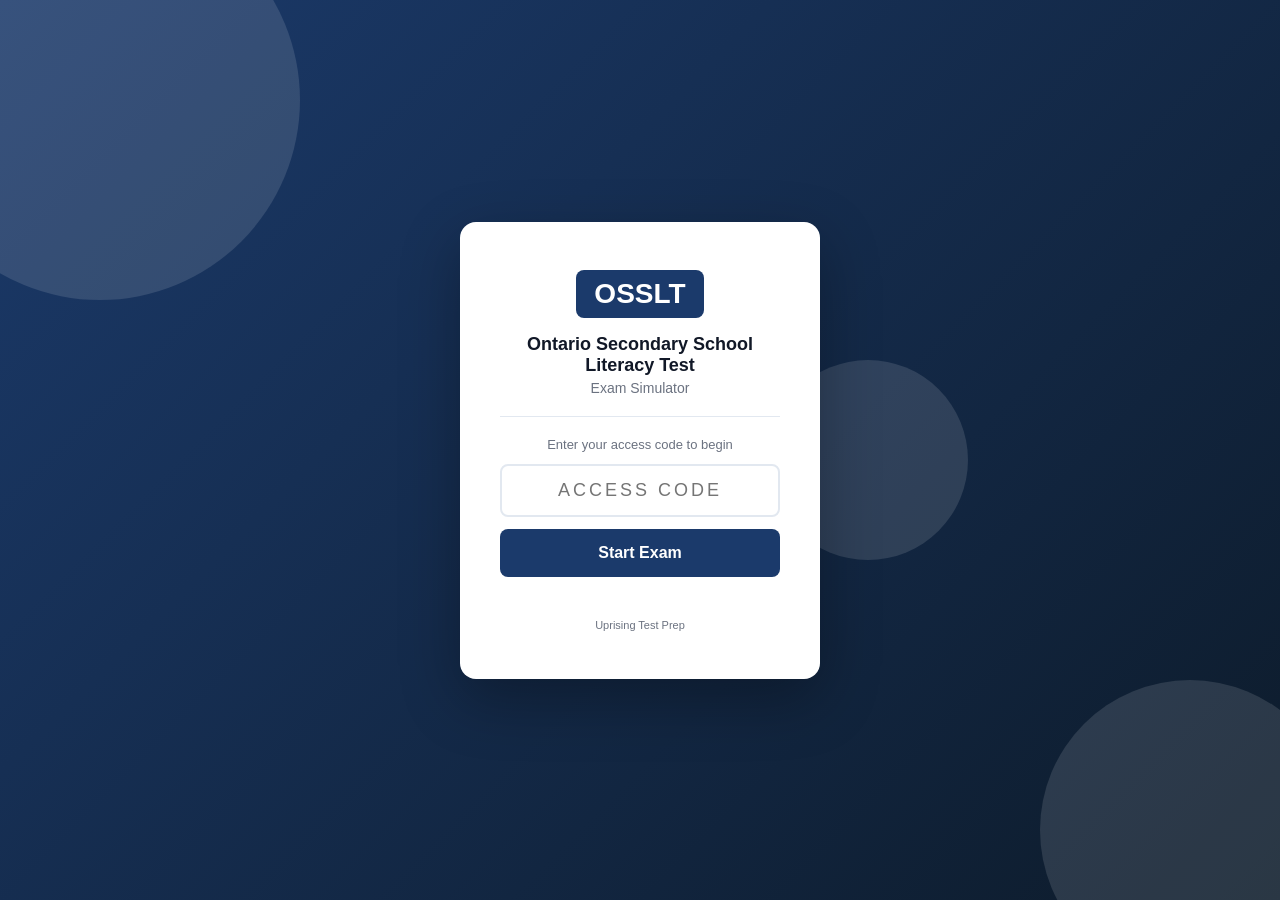
<file: index.html>
<!DOCTYPE html>
<html lang="en">
<head>
  <meta charset="UTF-8" />
  <meta name="viewport" content="width=device-width, initial-scale=1.0, viewport-fit=cover" />
  <meta name="apple-mobile-web-app-capable" content="yes" />
  <meta name="apple-mobile-web-app-status-bar-style" content="black-translucent" />
  <title>OSSLT Exam Simulator</title>
  <link rel="stylesheet" href="style.css" />
</head>
<body>

<div id="access-gate">
  <div class="gate-bg-shapes">
    <div class="shape shape-1"></div>
    <div class="shape shape-2"></div>
    <div class="shape shape-3"></div>
  </div>
  <div class="gate-card">
    <div class="gate-logo">
      <div class="logo-badge">OSSLT</div>
    </div>
    <h1 class="gate-title">Ontario Secondary School Literacy Test</h1>
    <p class="gate-subtitle">Exam Simulator</p>
    <div class="gate-divider"></div>
    <p class="gate-instruction">Enter your access code to begin</p>
    <input type="text" id="access-code-input" class="gate-input"
           placeholder="Access Code" autocomplete="off"
           maxlength="20" spellcheck="false" />
    <button id="access-btn" class="gate-btn">Start Exam</button>
    <p id="access-error" class="gate-error"></p>
    <p class="gate-hint">Uprising Test Prep</p>
  </div>
</div>

<div id="mode-select" style="display:none">
  <div class="mode-wrap">
    <div class="mode-header">
      <div class="logo-badge">OSSLT</div>
      <h1 class="mode-title">Choose a Practice Mode</h1>
    </div>
    <div class="mode-cards">
      <button class="mode-card" id="mode-practice-test">
        <div class="mode-card-title">Practice Test</div>
        <div class="mode-card-desc">A real 37-question timed sitting of Reading and Writing Selected-Response questions, matching the real OSSLT's length exactly, under a live countdown clock. Questions are drawn from a pool of 300, so retaking this mode gives you a fresh mix each time.</div>
      </button>
      <button class="mode-card" id="mode-essay">
        <div class="mode-card-title">Opinion Essay Practice</div>
        <div class="mode-card-desc">Write a real timed opinion essay on a random prompt, then compare your own writing against a strong model essay.</div>
      </button>
    </div>
    <p class="mode-disclaimer">Each Practice Test sitting is 37 questions, matching the real OSSLT exactly, drawn at random from this book's full pool of 300 simulator questions (1,000 questions total are in the printed book). Retake the Practice Test as many times as you like for new question mixes. Opinion Essay Practice lets you compare your own writing against a model essay. It cannot score your writing, only the real OSSLT test does that.</p>
  </div>
</div>

<div id="essay-menu" style="display:none">
  <div class="mode-wrap">
    <div class="mode-header mode-header-has-back">
      <button class="back-link" id="essay-menu-back">&#8592; Back</button>
      <h1 class="mode-title">Opinion Essay Practice</h1>
    </div>
    <p class="mode-picker-desc">Session B of the real OSSLT devotes a large share of the test to one timed opinion essay. This practice essay gives you about 30 minutes, roughly matching that real pacing, though EQAO does not publish an official sub-time for the essay alone.</p>
    <div id="essay-prompt-preview" class="station-list"></div>
  </div>
</div>

<div id="essay-play" style="display:none">
  <header class="top-bar">
    <div class="bar-left">
      <button class="back-link back-link-bar" id="essay-back">&#8592; Back</button>
      <span class="bar-title">Opinion Essay Practice</span>
    </div>
    <div class="bar-right">
      <span class="bar-timer" id="essay-timer-display">--:--</span>
    </div>
  </header>
  <main class="station-main writing-main">
    <p class="station-instructions" id="essay-instructions"></p>
    <div class="writing-prompt-box" id="essay-prompt-box"></div>
    <textarea id="essay-textarea" class="writing-textarea"
              placeholder="Start typing your opinion essay here once you tap Start Timer."></textarea>
    <div class="writing-counter-row">
      <span id="essay-word-count" class="writing-word-count">0 words</span>
      <span id="essay-word-target" class="writing-word-target">A typical strong OSSLT opinion essay runs roughly 200-400 words</span>
    </div>
    <div class="station-controls">
      <button class="nav-btn nav-btn-next station-submit-btn" id="essay-start-btn">Start Timer</button>
      <button class="nav-btn" id="essay-finish-btn" style="display:none">Finish and Compare</button>
    </div>
    <p id="essay-timesup-note" class="gate-error" style="display:none; margin-top:10px; text-align:left">Time's up. You can keep writing, or tap "Finish and Compare" whenever you are ready.</p>
    <div id="essay-compare-wrap" style="display:none">
      <div class="explanation-box" style="margin-top:20px">
        <div class="explanation-label">Your Response (<span id="essay-final-word-count">0</span> words)</div>
        <p id="essay-your-response" class="explanation-text writing-preserve"></p>
      </div>
      <div class="explanation-box" style="margin-top:12px; border-left-color:#0A7E8C; background:#E6F7F8">
        <div class="explanation-label" style="color:#0A7E8C">Model Essay</div>
        <p id="essay-model-answer" class="explanation-text writing-preserve"></p>
      </div>
      <div class="explanation-box" style="margin-top:12px; border-left-color:#C05A10; background:#FEF3EC">
        <div class="explanation-label" style="color:#C05A10">What the Real OSSLT Rubrics Reward</div>
        <p class="explanation-text">The real OSSLT opinion essay is scored on two rubrics: Topic Development (worth 60 percent of the essay's marks), which looks at whether you state a clear opinion, support it with reasons and details, and organize your paragraphs logically; and Conventions (worth 40 percent), which looks at your spelling, grammar, punctuation, and sentence structure. Compare your essay against the model above with both of those in mind, not just whether you agree with its opinion.</p>
      </div>
      <button class="nav-btn nav-btn-next station-submit-btn" id="essay-next-btn" style="margin-top:14px">Try Another Prompt</button>
    </div>
  </main>
</div>

<div id="app" style="display:none">
  <header class="top-bar">
    <div class="bar-left">
      <span class="bar-logo">OSSLT</span>
      <span class="bar-title">Exam Simulator</span>
    </div>
    <div class="bar-right">
      <span class="bar-timer" id="timer-display">--:--</span>
      <button class="bar-btn" id="flag-btn">Flag</button>
      <button class="bar-btn bar-btn-primary" id="submit-btn">
        <span class="btn-full">Submit Exam</span>
        <span class="btn-short">Submit</span>
      </button>
    </div>
  </header>

  <div class="progress-strip">
    <div class="progress-bar" id="progress-bar"></div>
  </div>

  <main class="exam-main">
    <div class="question-panel">
      <div class="q-meta">
        <span id="q-counter"></span>
        <span class="q-pool-chip" title="This sitting is 37 questions, matching the real OSSLT, drawn at random from a pool of 300. Restart for a fresh mix.">300 Questions Available</span>
        <span id="q-domain" class="q-domain-tag"></span>
        <span id="q-flag-indicator" class="flag-chip" style="display:none">Flagged</span>
      </div>
      <!-- Shared text for a linked cluster (a clinical case, a reading
           passage). It sits ABOVE the stem, which is the one thing that
           legitimately precedes it, and repeats on every question in the
           cluster so nobody has to page backwards. -->
      <div id="q-cluster-wrap" class="cluster-wrap" style="display:none"></div>
      <p id="question-text" class="q-text"></p>
      <!-- The picture sits BELOW the question text so the simulator matches
           the printed book exactly: stem, then picture, then options. They
           used to disagree (book put the picture under the stem, simulator put
           it above), so no single wording could be true in both places, and
           184 of MLPAO's 185 image questions said "shown above" while the
           book printed the picture below the sentence. Write stems with
           neutral wording ("the strip shown", "the diagram shows") and this
           whole class of bug cannot come back. -->
      <div id="q-image-wrap" style="display:none; margin-bottom:14px;"></div>
      <div id="options-list" class="options-list"></div>
      <div id="explanation-box" class="explanation-box" style="display:none">
        <div class="explanation-label">Explanation</div>
        <p id="explanation-text" class="explanation-text"></p>
      </div>
    </div>
    <div class="nav-bar">
      <button class="nav-btn" id="prev-btn">&#8592; Prev</button>
      <button class="nav-btn nav-btn-map" id="map-btn">Question Map</button>
      <button class="nav-btn nav-btn-next" id="next-btn">Next &#8594;</button>
    </div>
  </main>
</div>

<!-- Question Map Modal -->
<div id="map-modal" style="display:none">
  <div class="map-backdrop" id="map-backdrop"></div>
  <div class="map-panel">
    <div class="map-header">
      <span class="map-title">Question Map</span>
      <button id="map-close" class="map-close-btn">&#x2715; Close</button>
    </div>
    <div class="map-legend">
      <span class="leg-item"><span class="leg-swatch leg-answered"></span>Answered</span>
      <span class="leg-item"><span class="leg-swatch leg-flagged"></span>Flagged</span>
      <span class="leg-item"><span class="leg-swatch leg-unanswered"></span>Unanswered</span>
    </div>
    <div id="q-grid" class="q-grid"></div>
  </div>
</div>

<div id="results-screen" style="display:none">
  <div class="results-card">
    <div class="res-header">
      <div class="res-badge">OSSLT</div>
      <h2 id="res-status" class="res-status"></h2>
      <p id="res-score" class="res-score"></p>
    </div>
    <div id="res-domains" class="res-domains"></div>
    <p class="mode-pool-note">This sitting drew 37 questions from a pool of 300 simulator questions. Restart for a fresh mix, or see the printed book for all 1,000 practice questions.</p>
    <button id="res-review-btn" class="res-btn">Review Answers</button>
    <button id="res-restart-btn" class="res-btn res-btn-secondary">Restart</button>
  </div>
</div>

<script src="questions.js"></script>
<script src="essays.js"></script>
<script src="app.js"></script>
<script src="essay.js"></script>
</body>
</html>
</file>
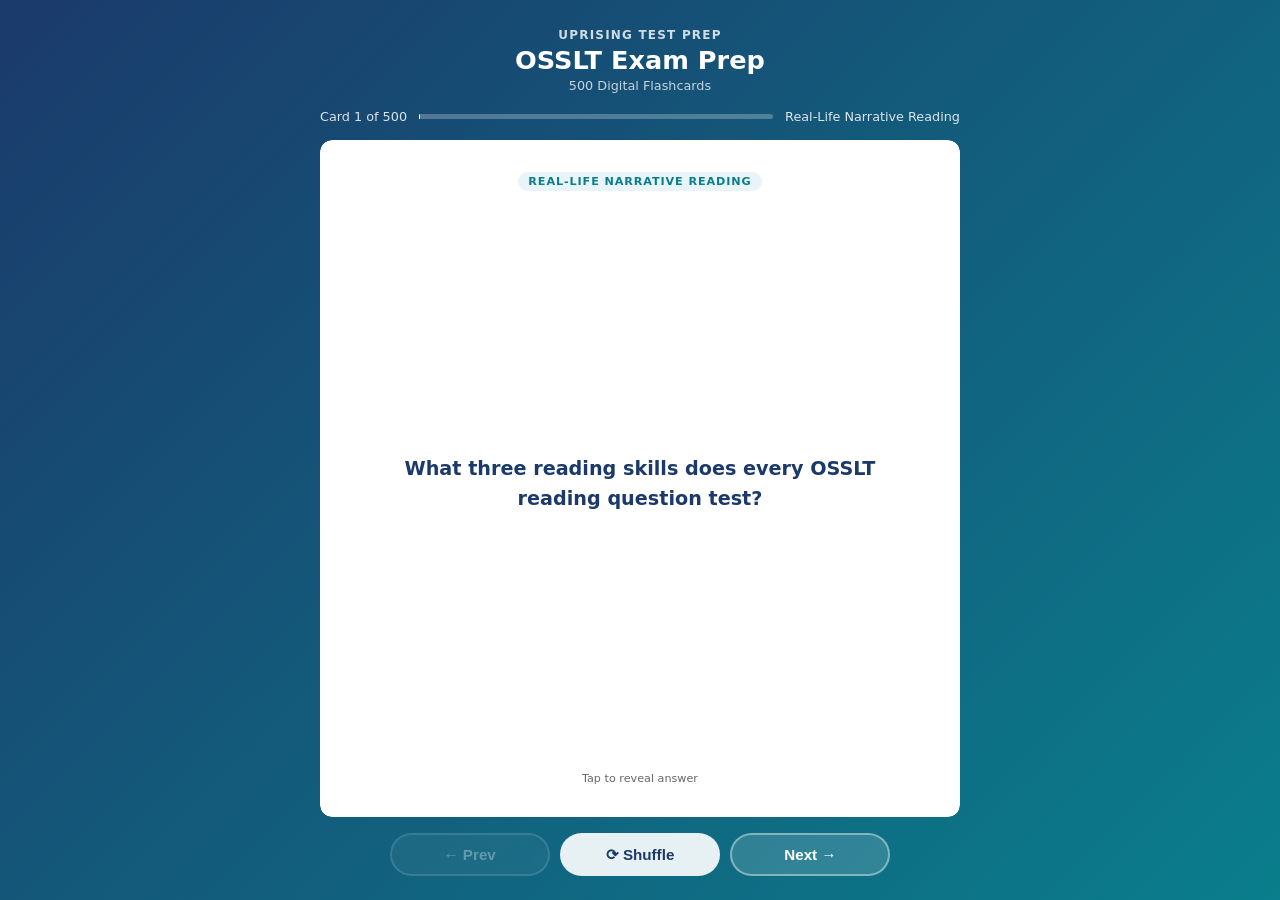
<file: flashcards/index.html>
<!DOCTYPE html>
<html lang="en">
<head>
  <meta charset="UTF-8">
  <meta name="viewport" content="width=device-width, initial-scale=1.0">
  <title>OSSLT Exam Prep: Flashcards</title>
  <style>
    :root {
      --blue:   #1B3A6B;
      --teal:   #0A7E8C;
      --ltblue: #E8F4F8;
      --white:  #FFFFFF;
      --text:   #1A1A1A;
      --muted:  #666;
      --radius: 12px;
    }
    * { box-sizing: border-box; margin: 0; padding: 0; }
    html, body { height: 100%; }
    body {
      font-family: 'Segoe UI', system-ui, sans-serif;
      background: linear-gradient(135deg, var(--blue) 0%, var(--teal) 100%);
      /* Pinned, not min-height: the page must never grow, or the controls
         get pushed below the fold on iOS where 100dvh and height:100%
         disagree. The height:100% rule above is the pre-dvh fallback. */
      height: 100dvh;
      max-height: 100dvh;
      overflow: hidden;
      display: flex;
      flex-direction: column;
      align-items: center;
      padding: 1.25rem 1rem 1rem;
      gap: 0.75rem;
      overflow-x: hidden;
    }
    header { text-align: center; color: #fff; flex-shrink: 0; }
    header .brand { font-size: 0.75rem; font-weight: 700; letter-spacing: 0.1em; opacity: 0.8; text-transform: uppercase; }
    header h1 { font-size: 1.3rem; font-weight: 800; margin-top: 0.2rem; }
    header .subtitle { font-size: 0.8rem; opacity: 0.75; margin-top: 0.15rem; }
    #progress-info {
      display: flex; align-items: center; gap: 0.75rem;
      color: rgba(255,255,255,0.85); font-size: 0.8rem;
      flex-shrink: 0; width: 100%; max-width: 640px;
    }
    #progress-bar-track {
      flex: 1; background: rgba(255,255,255,0.25);
      border-radius: 4px; height: 5px;
    }
    #progress-bar-fill { height: 100%; background: #fff; border-radius: 4px; transition: width 0.3s; }
    .card-scene {
      width: 100%; max-width: 640px;
      perspective: 1200px;
      cursor: pointer;
      flex: 1; min-height: 0;
      display: flex; flex-direction: column;
    
      /* WebKit does not clip overflow inside a preserve-3d context, so the
         answer pane's own clip is dropped and a long answer paints over the
         Prev/Next row. This element only sets the perspective and is NOT
         itself in the 3D context, so its clip is honoured in every engine. */
      overflow: hidden;
      border-radius: var(--radius);
    }
    .card-inner {
      position: relative; width: 100%;
      flex: 1; min-height: 0;
      transition: transform 0.55s cubic-bezier(.4,0,.2,1);
      transform-style: preserve-3d;
    }
    .card-scene.flipped .card-inner { transform: rotateY(180deg); }
    .card-face {
      position: absolute; inset: 0;
      backface-visibility: hidden; -webkit-backface-visibility: hidden;
      border-radius: var(--radius);
      display: flex; flex-direction: column;
      padding: 1.5rem 1.75rem;
      box-shadow: 0 12px 40px rgba(0,0,0,0.2);
      overflow: hidden;
    
      /* Painting through a mask forces WebKit to allocate a real clipping
         layer for a 3D-transformed element, which is what makes the
         overflow:hidden and the rounded corners above actually apply. */
      -webkit-mask-image: -webkit-radial-gradient(#fff, #000);
              mask-image: radial-gradient(#fff, #000);
    }
    .card-front { background: var(--white); align-items: center; justify-content: center; }
    .card-back  { background: var(--ltblue); transform: rotateY(180deg); }
    .card-badge {
      font-size: 0.7rem; font-weight: 700; text-transform: uppercase;
      letter-spacing: 0.08em;
      background: var(--ltblue); color: var(--teal);
      padding: 0.2rem 0.65rem; border-radius: 20px;
      margin-bottom: 0.85rem; flex-shrink: 0;
    }
    .card-back .card-badge { background: rgba(10,126,140,0.12); }
    .card-front .q-text {
      font-size: 1.1rem; font-weight: 600; color: var(--blue); line-height: 1.55;
      text-align: center; overflow-y: auto; flex: 1;
      display: flex; align-items: center; justify-content: center;
      scrollbar-width: thin; scrollbar-color: rgba(27,58,107,0.3) transparent;
    }
    .card-back .a-label { font-size: 0.7rem; font-weight: 700; color: var(--teal); text-transform: uppercase; letter-spacing: 0.08em; margin-bottom: 0.4rem; flex-shrink: 0; }
    .card-back .a-text  {
      font-size: 0.975rem; color: var(--text); line-height: 1.65;
      overflow-y: auto; flex: 1; min-height: 0; padding-right: 4px;
      scrollbar-width: thin; scrollbar-color: rgba(10,126,140,0.4) transparent;
    
      -webkit-overflow-scrolling: touch;
      overscroll-behavior: contain;
    }
    .card-back .a-text::-webkit-scrollbar { width: 4px; }
    .card-back .a-text::-webkit-scrollbar-track { background: transparent; }
    .card-back .a-text::-webkit-scrollbar-thumb { background: rgba(10,126,140,0.4); border-radius: 4px; }
    .tap-hint { flex-shrink: 0; margin-top: 0.6rem; font-size: 0.7rem; color: var(--muted); text-align: center; }
    .card-back .tap-hint { color: var(--teal); opacity: 0.7; }
    .controls {
      display: flex; gap: 0.65rem; flex-wrap: nowrap;
      justify-content: center; flex-shrink: 0;
      width: 100%; max-width: 640px;
      padding-bottom: env(safe-area-inset-bottom, 0px);
    }
    .btn {
      padding: 0.6rem 1.2rem; border-radius: 50px;
      border: 2px solid rgba(255,255,255,0.4);
      background: rgba(255,255,255,0.15); color: #fff;
      font-weight: 700; font-size: 0.875rem; cursor: pointer;
      transition: all 0.2s; backdrop-filter: blur(4px);
      white-space: nowrap; flex: 1; max-width: 160px;
    }
    .btn:hover { background: rgba(255,255,255,0.3); border-color: rgba(255,255,255,0.7); }
    .btn:active { transform: scale(0.96); }
    .btn:disabled { opacity: 0.35; cursor: not-allowed; }
    .btn.btn-primary { background: rgba(255,255,255,0.9); color: var(--blue); border-color: transparent; }
    .btn.btn-primary:hover { background: #fff; }
    #loading { color: rgba(255,255,255,0.8); font-size: 1rem; text-align: center; padding: 3rem; flex: 1; }
    @media (min-width: 768px) {
      body { padding: 1.75rem 1.5rem 1.5rem; gap: 1rem; }
      header h1 { font-size: 1.6rem; }
      .card-face { padding: 2rem 2.5rem; }
      .card-front .q-text { font-size: 1.2rem; }
      .card-back .a-text { font-size: 1.05rem; }
      .btn { font-size: 0.95rem; padding: 0.65rem 1.4rem; }
    }
    @media (max-width: 380px) {
      body { padding: 0.75rem; gap: 0.5rem; }
      header .brand { font-size: 0.65rem; }
      header h1 { font-size: 1.1rem; }
      header .subtitle { display: none; }
      .card-face { padding: 1rem 1.1rem; }
      .card-front .q-text { font-size: 0.975rem; }
      .card-back .a-text { font-size: 0.875rem; }
      .btn { font-size: 0.8rem; padding: 0.5rem 0.75rem; }
    }
  </style>
</head>
<body>
<header>
  <div class="brand">Uprising Test Prep</div>
  <h1>OSSLT Exam Prep</h1>
  <div class="subtitle">500 Digital Flashcards</div>
</header>
<div id="progress-info">
  <span id="card-counter">Card 1 of 500</span>
  <div id="progress-bar-track"><div id="progress-bar-fill" style="width:0%"></div></div>
  <span id="domain-label"></span>
</div>
<div id="loading">Loading flashcards...</div>
<div class="card-scene" id="card-scene" style="display:none" onclick="flipCard()">
  <div class="card-inner" id="card-inner">
    <div class="card-face card-front">
      <div class="card-badge" id="front-badge"></div>
      <div class="q-text" id="q-text"></div>
      <div class="tap-hint">Tap to reveal answer</div>
    </div>
    <div class="card-face card-back">
      <div class="card-badge" id="back-badge">Answer</div>
      <div class="a-label">Answer</div>
      <div class="a-text" id="a-text"></div>
      <div class="tap-hint">Tap to flip back</div>
    </div>
  </div>
</div>
<div class="controls" id="controls" style="display:none">
  <button class="btn" id="prev-btn" onclick="event.stopPropagation();move(-1)" disabled>&#8592; Prev</button>
  <button class="btn btn-primary" onclick="event.stopPropagation();shuffleCards()">&#10227; Shuffle</button>
  <button class="btn" id="next-btn" onclick="event.stopPropagation();move(1)">Next &#8594;</button>
</div>
<script>
const DOMAIN_LABELS = {
  real_life_narrative_reading: "Real-Life Narrative Reading",
  information_paragraph_reading: "Information Paragraph Reading",
  news_report_reading: "News Report Reading",
  dialogue_reading: "Dialogue Reading",
  writing_selected_response: "Writing Selected-Response",
  opinion_essay_writing: "Opinion Essay Writing",
};
let cards   = [];
let current = 0;
async function init() {
  try {
    const res = await fetch('flashcards.json');
    if (!res.ok) throw new Error('Network error');
    cards = await res.json();
    document.getElementById('loading').style.display    = 'none';
    document.getElementById('card-scene').style.display = 'flex';
    document.getElementById('controls').style.display   = 'flex';
    show();
  } catch (e) {
    document.getElementById('loading').textContent = 'Error loading flashcards. Please try refreshing.';
  }
}
function domainLabel(key) {
  return DOMAIN_LABELS[key] || key.replace(/_/g, ' ').replace(/\b\w/g, c => c.toUpperCase());
}
function show() {
  const c = cards[current];
  document.getElementById('card-scene').classList.remove('flipped');
  document.getElementById('a-text').scrollTop = 0;
  const label = domainLabel(c.domain || c.chapter || '');
  document.getElementById('q-text').textContent       = c.front;
  document.getElementById('a-text').textContent       = c.back;
  document.getElementById('front-badge').textContent  = label;
  document.getElementById('back-badge').textContent   = label;
  document.getElementById('card-counter').textContent = `Card ${current+1} of ${cards.length}`;
  document.getElementById('domain-label').textContent = label;
  document.getElementById('progress-bar-fill').style.width = `${((current+1)/cards.length*100).toFixed(1)}%`;
  document.getElementById('prev-btn').disabled = current === 0;
  document.getElementById('next-btn').disabled = current === cards.length - 1;
}
function flipCard() { document.getElementById('card-scene').classList.toggle('flipped'); }
function move(dir) {
  const next = current + dir;
  if (next < 0 || next >= cards.length) return;
  current = next; show();
}
function shuffleCards() {
  for (let i = cards.length - 1; i > 0; i--) {
    const j = Math.floor(Math.random() * (i+1));
    [cards[i], cards[j]] = [cards[j], cards[i]];
  }
  current = 0; show();
}
document.addEventListener('keydown', e => {
  if (e.key === 'ArrowRight' || e.key === 'ArrowDown') move(1);
  else if (e.key === 'ArrowLeft' || e.key === 'ArrowUp') move(-1);
  else if (e.key === ' ' || e.key === 'Enter') { e.preventDefault(); flipCard(); }
});
init();
</script>
</body>
</html>
</file>
<file: style.css>
/* OSSLT Exam Simulator, Styles */
:root {
  --primary:   #1B3A6B;
  --pass:      #059669;
  --fail:      #DC2626;
  --bg:        #F3F4F8;
  --card:      #FFFFFF;
  --border:    #E2E8F0;
  --text:      #111827;
  --muted:     #6B7280;
  --radius:    10px;
}
*, *::before, *::after { box-sizing: border-box; margin: 0; padding: 0; }
body {
  font-family: -apple-system, BlinkMacSystemFont, "Segoe UI", sans-serif;
  background: var(--bg);
  color: var(--text);
  height: 100vh;
  height: 100dvh;
  overflow: hidden;
  -webkit-text-size-adjust: 100%;
}

/* ── Access Gate ─────────────────────────────────────────────────────────── */
#access-gate {
  display: flex;
  align-items: center;
  justify-content: center;
  height: 100vh;
  height: 100dvh;
  background: linear-gradient(135deg, var(--primary) 0%, #0d1b2a 100%);
  position: relative;
  overflow: hidden;
  padding: 20px;
  padding-top: max(20px, env(safe-area-inset-top));
  padding-bottom: max(20px, env(safe-area-inset-bottom));
}
.gate-bg-shapes { position: absolute; inset: 0; pointer-events: none; }
.shape { position: absolute; border-radius: 50%; opacity: .12; background: #fff; }
.shape-1 { width: 400px; height: 400px; top: -100px; left: -100px; }
.shape-2 { width: 300px; height: 300px; bottom: -80px; right: -60px; }
.shape-3 { width: 200px; height: 200px; top: 40%; left: 60%; }
.gate-card {
  background: #fff;
  border-radius: 16px;
  padding: 48px 40px;
  text-align: center;
  width: 100%;
  max-width: 360px;
  position: relative;
  z-index: 1;
  box-shadow: 0 20px 60px rgba(0,0,0,.3);
}
.logo-badge {
  display: inline-block;
  background: var(--primary);
  color: #fff;
  font-weight: 800;
  font-size: 28px;
  padding: 8px 18px;
  border-radius: 8px;
}
.gate-title { font-size: 18px; font-weight: 700; margin-top: 16px; color: var(--text); }
.gate-subtitle { color: var(--muted); font-size: 14px; margin-top: 4px; }
.gate-divider { height: 1px; background: var(--border); margin: 20px 0; }
.gate-instruction { font-size: 13px; color: var(--muted); margin-bottom: 12px; }
.gate-input {
  width: 100%;
  padding: 14px 16px;
  border: 2px solid var(--border);
  border-radius: 8px;
  font-size: 18px;
  text-align: center;
  text-transform: uppercase;
  letter-spacing: 3px;
  outline: none;
}
.gate-input:focus { border-color: var(--primary); }
.gate-btn {
  width: 100%;
  margin-top: 12px;
  padding: 15px;
  background: var(--primary);
  color: #fff;
  border: none;
  border-radius: 8px;
  font-size: 16px;
  font-weight: 600;
  cursor: pointer;
  -webkit-tap-highlight-color: transparent;
}
.gate-btn:hover { opacity: .9; }
.gate-error { color: var(--fail); font-size: 13px; margin-top: 8px; min-height: 18px; }
.gate-hint { color: var(--muted); font-size: 11px; margin-top: 16px; }

/* ── App shell ───────────────────────────────────────────────────────────── */
#app {
  display: flex;
  flex-direction: column;
  height: 100vh;
  height: 100dvh;
  padding-top: env(safe-area-inset-top);
}
.top-bar {
  display: flex;
  justify-content: space-between;
  align-items: center;
  background: var(--primary);
  color: #fff;
  padding: 0 20px;
  padding-left: max(20px, env(safe-area-inset-left));
  padding-right: max(20px, env(safe-area-inset-right));
  height: 52px;
  flex-shrink: 0;
  gap: 8px;
}
.bar-left { display: flex; align-items: center; gap: 8px; min-width: 0; }
.bar-logo { font-weight: 800; font-size: 18px; flex-shrink: 0; }
.bar-title { font-size: 14px; opacity: .8; white-space: nowrap; overflow: hidden; text-overflow: ellipsis; }
.bar-right { display: flex; align-items: center; gap: 8px; flex-shrink: 0; }
.bar-timer {
  font-variant-numeric: tabular-nums;
  font-size: 16px;
  font-weight: 600;
  min-width: 68px;
  text-align: right;
}
.bar-btn {
  padding: 7px 13px;
  background: rgba(255,255,255,.15);
  border: 1px solid rgba(255,255,255,.3);
  color: #fff;
  border-radius: 6px;
  cursor: pointer;
  font-size: 13px;
  white-space: nowrap;
  -webkit-tap-highlight-color: transparent;
  touch-action: manipulation;
}
.bar-btn:hover { background: rgba(255,255,255,.25); }
.bar-btn-primary {
  background: #fff;
  color: var(--primary);
  border-color: #fff;
  font-weight: 600;
}
.bar-btn-primary:hover { background: #f0f0f0; }
.btn-short { display: none; }
.btn-full  { display: inline; }

.progress-strip { height: 4px; background: rgba(0,0,0,.1); flex-shrink: 0; }
.progress-bar   { height: 100%; background: #4ade80; transition: width .3s; }

/* ── Main exam area ──────────────────────────────────────────────────────── */
.exam-main {
  flex: 1;
  overflow: hidden;
  display: flex;
  flex-direction: column;
  padding: 16px 20px 0;
  padding-left: max(16px, env(safe-area-inset-left));
  padding-right: max(16px, env(safe-area-inset-right));
  min-height: 0;
}
.question-panel { flex: 1; overflow-y: auto; padding-bottom: 12px; -webkit-overflow-scrolling: touch; }
.q-meta {
  display: flex;
  align-items: center;
  gap: 8px;
  margin-bottom: 12px;
  font-size: 13px;
  color: var(--muted);
  flex-wrap: wrap;
}
.q-domain-tag {
  background: var(--primary);
  color: #fff;
  padding: 2px 8px;
  border-radius: 4px;
  font-size: 11px;
  font-weight: 600;
}
.q-pool-chip {
  background: #E6F7F8;
  color: #0A7E8C;
  border: 1px solid #0A7E8C;
  padding: 2px 8px;
  border-radius: 10px;
  font-size: 11px;
  font-weight: 700;
  cursor: help;
  white-space: nowrap;
}
.flag-chip {
  background: #FEF3C7;
  color: #92400E;
  padding: 2px 8px;
  border-radius: 4px;
  font-size: 11px;
  font-weight: 600;
}
.cluster-wrap {
  border-left: 4px solid var(--primary, #1B3A6B);
  background: #F2F6FC; border-radius: 8px;
  padding: 10px 14px; margin-bottom: 16px;
}
.cluster-label {
  font-size: 11px; font-weight: 700; letter-spacing: 0.06em;
  text-transform: uppercase; color: var(--primary, #1B3A6B); margin-bottom: 6px;
}
.cluster-body {
  max-height: 38vh; overflow-y: auto; font-size: 15px; line-height: 1.6;
  -webkit-overflow-scrolling: touch;
}
.cluster-body p + p { margin-top: 10px; }
@media (min-width: 1100px) { .cluster-body { max-height: 52vh; } }

.q-image {
  max-width: 100%;
  /* Cap the height too. With only max-width, a tall exhibit renders at full
     width and pushes the stem and every option below the fold, so the question
     looks like it has no answers until the candidate scrolls. Found on CNPLE. */
  max-height: 62vh;
  width: auto;
  height: auto;
  object-fit: contain;
  border-radius: 6px;
  border: 1px solid var(--border);
  display: block;
  margin-bottom: 14px;
}
.q-text { font-size: 16px; line-height: 1.65; margin-bottom: 20px; }
.options-list { display: flex; flex-direction: column; gap: 10px; }
.option {
  display: flex;
  align-items: flex-start;
  gap: 12px;
  padding: 15px 16px;
  background: var(--card);
  border: 2px solid var(--border);
  border-radius: var(--radius);
  cursor: pointer;
  transition: .15s;
  -webkit-tap-highlight-color: transparent;
  touch-action: manipulation;
  min-height: 52px;
}
.option:hover  { border-color: var(--primary); background: #F8FAFF; }
.option.selected  { border-color: var(--primary); background: #EEF3FF; }
.option.correct   { border-color: #059669; background: #ECFDF5; }
.option.incorrect { border-color: #DC2626; background: #FEF2F2; }
/* A correct SATA letter the candidate did NOT select -- distinct from plain
   "unselected" (border only) so a missed correct answer is still visible
   after submission. */
.option.missed    { border-color: #059669; border-style: dashed; background: #fff; }

/* ── sata (multiple-selection / checklist checkboxes) ─────────────────────── */
.sata-instruction {
  font-size: 13px;
  font-weight: 600;
  color: var(--muted);
  margin-bottom: 2px;
}
.opt-checkbox {
  font-size: 18px;
  line-height: 1;
  min-width: 22px;
  padding-top: 1px;
  flex-shrink: 0;
  color: var(--primary);
}

/* ── dropdown (schema-identical to mcq; a <select> instead of a click list) ── */
.dropdown-wrap { display: flex; }
.dropdown-select {
  width: 100%;
  padding: 14px 16px;
  border: 2px solid var(--border);
  border-radius: var(--radius);
  font-size: 15px;
  font-family: inherit;
  background: var(--card);
  color: inherit;
  outline: none;
}
.dropdown-select:focus { border-color: var(--primary); }

/* ── dragdrop (ordering exercise -- tap-to-select-then-place tiles) ────────── */
.pc-hint {
  font-size: 13px;
  color: var(--muted, #6B7280);
  margin: 6px 0 16px;
  font-style: italic;
}
.order-wrap { display: flex; flex-direction: column; gap: 8px; }
.order-list { display: flex; flex-direction: column; gap: 8px; }
.order-row {
  display: flex;
  align-items: center;
  gap: 12px;
  padding: 12px 14px;
  background: var(--card);
  border: 2px solid var(--border);
  border-radius: var(--radius);
  min-height: 48px;
}
.order-num {
  font-weight: 700;
  font-size: 14px;
  color: var(--primary);
  min-width: 22px;
  flex-shrink: 0;
}
.order-text { flex: 1; font-size: 14px; line-height: 1.4; }
.order-btns { display: flex; gap: 6px; flex-shrink: 0; }
.order-btn {
  width: 34px;
  height: 34px;
  border: 1.5px solid var(--border);
  border-radius: 6px;
  background: var(--card);
  font-size: 16px;
  cursor: pointer;
  touch-action: manipulation;
  -webkit-tap-highlight-color: transparent;
}
.order-btn:hover:not(:disabled) { border-color: var(--primary); color: var(--primary); }
.order-btn:disabled { opacity: 0.3; cursor: default; }
.explanation-box {
  margin-top: 20px;
  padding: 16px 18px;
  background: #F0F9FF;
  border-left: 4px solid #2563EB;
  border-radius: 6px;
}
.explanation-label {
  font-size: 11px;
  font-weight: 700;
  text-transform: uppercase;
  letter-spacing: .06em;
  color: #2563EB;
  margin-bottom: 8px;
}
.explanation-text { font-size: 14.5px; line-height: 1.7; color: #1e293b; margin: 0; }
.opt-letter { font-weight: 700; font-size: 15px; color: var(--primary); min-width: 22px; padding-top: 1px; flex-shrink: 0; }
.opt-text   { font-size: 15px; line-height: 1.5; }

/* ── Nav bar ─────────────────────────────────────────────────────────────── */
.nav-bar {
  display: flex;
  align-items: center;
  gap: 8px;
  padding: 10px 0;
  padding-bottom: max(14px, env(safe-area-inset-bottom));
  flex-shrink: 0;
}
.nav-btn {
  flex: 1;
  padding: 13px 8px;
  background: var(--card);
  border: 1px solid var(--border);
  border-radius: 8px;
  cursor: pointer;
  font-size: 15px;
  font-weight: 500;
  text-align: center;
  -webkit-tap-highlight-color: transparent;
  touch-action: manipulation;
  min-height: 48px;
}
.nav-btn:hover      { background: #f0f0f0; }
.nav-btn-map {
  background: var(--bg);
  border-color: var(--primary);
  color: var(--primary);
  font-weight: 600;
}
.nav-btn-map:hover { background: #EEF3FF; }
.nav-btn-next {
  background: var(--primary);
  color: #fff;
  border-color: var(--primary);
}
.nav-btn-next:hover { opacity: .9; }

/* ── Question Map Modal ──────────────────────────────────────────────────── */
#map-modal {
  position: fixed;
  inset: 0;
  z-index: 1000;
  display: flex;
  flex-direction: column;
  justify-content: flex-end;
}
.map-backdrop { position: absolute; inset: 0; background: rgba(0,0,0,.5); }
.map-panel {
  position: relative;
  background: #fff;
  border-radius: 20px 20px 0 0;
  padding: 20px;
  padding-bottom: max(20px, env(safe-area-inset-bottom));
  max-height: 80vh;
  max-height: 80dvh;
  display: flex;
  flex-direction: column;
  box-shadow: 0 -4px 30px rgba(0,0,0,.2);
}
.map-header {
  display: flex;
  align-items: center;
  justify-content: space-between;
  margin-bottom: 12px;
  flex-shrink: 0;
}
.map-title { font-size: 17px; font-weight: 700; color: var(--text); }
.map-close-btn {
  padding: 8px 16px;
  background: var(--bg);
  border: 1px solid var(--border);
  border-radius: 8px;
  cursor: pointer;
  font-size: 14px;
  font-weight: 500;
  min-height: 40px;
  -webkit-tap-highlight-color: transparent;
  touch-action: manipulation;
}
.map-close-btn:hover { background: #e5e7eb; }
.map-legend { display: flex; gap: 16px; margin-bottom: 14px; flex-shrink: 0; flex-wrap: wrap; }
.leg-item { display: flex; align-items: center; gap: 6px; font-size: 13px; color: var(--muted); }
.leg-swatch {
  width: 16px;
  height: 16px;
  border-radius: 3px;
  border: 1px solid var(--border);
  background: var(--card);
  display: inline-block;
  flex-shrink: 0;
}
.leg-swatch.leg-answered  { background: var(--primary); border-color: var(--primary); }
.leg-swatch.leg-flagged   { background: #FEF3C7; border-color: #F59E0B; }
.leg-swatch.leg-unanswered { background: var(--card); }
.q-grid {
  display: flex;
  flex-wrap: wrap;
  gap: 6px;
  overflow-y: auto;
  flex: 1;
  padding-bottom: 8px;
  -webkit-overflow-scrolling: touch;
}
.grid-btn {
  width: 40px;
  height: 40px;
  border: 1px solid var(--border);
  border-radius: 6px;
  background: var(--card);
  font-size: 12px;
  cursor: pointer;
  font-weight: 500;
  -webkit-tap-highlight-color: transparent;
  touch-action: manipulation;
}
.grid-btn.answered { background: var(--primary); color: #fff; border-color: var(--primary); }
.grid-btn.flagged  { background: #FEF3C7; border-color: #F59E0B; }
.grid-btn.active   { outline: 3px solid var(--primary); outline-offset: 2px; }

/* ── Results ─────────────────────────────────────────────────────────────── */
#results-screen {
  display: flex;
  align-items: flex-start;
  justify-content: center;
  min-height: 100vh;
  min-height: 100dvh;
  background: var(--bg);
  overflow-y: auto;
  -webkit-overflow-scrolling: touch;
  padding: 20px 16px;
  padding-top: max(20px, env(safe-area-inset-top));
  padding-bottom: max(20px, env(safe-area-inset-bottom));
}
.results-card {
  background: var(--card);
  border-radius: 16px;
  padding: 40px;
  max-width: 480px;
  width: 100%;
  box-shadow: 0 8px 30px rgba(0,0,0,.1);
}
.res-header { text-align: center; margin-bottom: 24px; }
.res-badge {
  display: inline-block;
  background: var(--primary);
  color: #fff;
  font-weight: 800;
  font-size: 22px;
  padding: 6px 16px;
  border-radius: 8px;
}
.res-status { font-size: 36px; font-weight: 800; margin-top: 12px; }
.res-score  { font-size: 18px; color: var(--muted); margin-top: 4px; }
.res-domains { margin-bottom: 24px; display: flex; flex-direction: column; gap: 10px; }
.res-domain-row { display: flex; align-items: center; gap: 8px; font-size: 13px; }
.res-domain-name { width: 160px; font-weight: 500; flex-shrink: 0; }
.res-domain-bar-wrap { flex: 1; background: #E5E7EB; border-radius: 4px; height: 8px; overflow: hidden; }
.res-domain-bar { height: 100%; border-radius: 4px; transition: width .5s; }
.res-domain-pct { width: 36px; text-align: right; font-weight: 600; }
.res-btn {
  width: 100%;
  padding: 15px;
  background: var(--primary);
  color: #fff;
  border: none;
  border-radius: 8px;
  font-size: 15px;
  font-weight: 600;
  cursor: pointer;
  margin-bottom: 10px;
  min-height: 52px;
  -webkit-tap-highlight-color: transparent;
  touch-action: manipulation;
}
.res-btn:hover { opacity: .9; }
.res-btn-secondary {
  background: transparent;
  color: var(--primary);
  border: 2px solid var(--primary);
}
.res-btn-secondary:hover { background: var(--primary); color: #fff; }

/* ── Mobile breakpoint (phones ≤ 640px) ─────────────────────────────────── */
@media (max-width: 640px) {
  /* Gate card */
  .gate-card { padding: 32px 24px; }

  /* Top bar: hide long title text, swap Submit label */
  .bar-title  { display: none; }
  .btn-full   { display: none; }
  .btn-short  { display: inline; }
  .bar-right  { gap: 6px; }
  .bar-btn    { padding: 6px 10px; font-size: 12px; }
  .bar-timer  { font-size: 14px; min-width: 58px; }

  /* Exam main */
  .exam-main { padding: 12px 14px 0; }
  .q-text { font-size: 16px; }
  .opt-text { font-size: 15px; }

  /* Nav bar, bigger touch targets */
  .nav-btn { font-size: 14px; padding: 14px 6px; }

  /* Results */
  .results-card { padding: 28px 20px; }
  .res-domain-name { width: 110px; font-size: 12px; }
  .res-domain-pct  { font-size: 12px; }
  .res-status { font-size: 30px; }

  /* Map grid, slightly bigger buttons on phones */
  .grid-btn { width: 42px; height: 42px; }
}

/* ── Mode Select / Essay menu / Essay play ──────────────────────────────── */
#mode-select, #essay-menu {
  height: 100vh; height: 100dvh; overflow-y: auto;
  background: linear-gradient(135deg, var(--primary) 0%, #0d1b2a 100%);
  padding: 32px 20px;
  padding-top: max(32px, env(safe-area-inset-top));
  padding-bottom: max(32px, env(safe-area-inset-bottom));
}
.mode-wrap { max-width: 640px; margin: 0 auto; }
.mode-header { text-align: center; margin-bottom: 28px; position: relative; }
.mode-title { color: #fff; font-size: 22px; font-weight: 800; margin-top: 14px; }
.mode-picker-desc { color: #fff; opacity: .85; font-size: 13.5px; text-align: center; margin-bottom: 22px; line-height: 1.5; }
.back-link {
  background: none; border: none; color: #fff; opacity: .85;
  font-size: 14px; font-weight: 600; cursor: pointer; padding: 6px 0;
  position: absolute; left: 0; top: 0;
}
.back-link:hover { opacity: 1; }
/* .mode-select's header clears the absolutely-positioned .back-link because
   .logo-badge sits above the title first. essay-menu has no logo-badge, so
   the back button and title would land at the same coordinates and render
   on top of each other without this extra headroom. */
.mode-header-has-back { padding-top: 34px; }
.mode-header-has-back .back-link { top: 6px; }
.back-link-bar { position: static; color: var(--text); opacity: 1; margin-right: 8px; }
.mode-cards { display: flex; flex-direction: column; gap: 16px; }
.mode-card {
  background: #fff; border: none; border-radius: 14px; padding: 22px 20px;
  text-align: left; cursor: pointer; box-shadow: 0 10px 30px rgba(0,0,0,.2);
  transition: transform .15s ease;
}
.mode-card:hover { transform: translateY(-2px); }
.mode-card-title { font-size: 17px; font-weight: 800; color: var(--primary); margin-bottom: 6px; }
.mode-card-desc { font-size: 13.5px; color: var(--muted); line-height: 1.5; }
.mode-disclaimer {
  color: #fff; opacity: .75; font-size: 12px; text-align: center;
  margin-top: 24px; line-height: 1.5;
}
.mode-pool-note {
  color: var(--muted); opacity: .85; font-size: 12.5px; text-align: center;
  margin: 4px 0 16px; line-height: 1.5;
}
.station-list { display: flex; flex-direction: column; gap: 14px; }
.station-card {
  background: #fff; border: none; border-radius: 14px; padding: 18px 20px;
  text-align: left; cursor: pointer; box-shadow: 0 8px 24px rgba(0,0,0,.18);
  display: flex; flex-direction: column; gap: 4px;
}
.station-card-title { font-size: 16px; font-weight: 800; color: var(--primary); }
.station-card-section { font-size: 12px; font-weight: 700; color: var(--muted); text-transform: uppercase; letter-spacing: .04em; }
.station-card-meta { font-size: 12.5px; color: var(--muted); margin-top: 4px; }

/* ── Essay Play (shared "station" chrome, ported from the CELPIP-General
   simulator's Writing Practice tool) ────────────────────────────────────── */
#essay-play { height: 100vh; height: 100dvh; display: flex; flex-direction: column; background: var(--bg); }
.station-main {
  flex: 1; overflow-y: auto; padding: 16px; max-width: 720px; width: 100%; margin: 0 auto;
  padding-bottom: max(16px, env(safe-area-inset-bottom));
}
.station-instructions { font-size: 13px; color: var(--muted); margin-bottom: 14px; line-height: 1.5; }
.station-controls { display: flex; flex-direction: column; gap: 10px; margin-top: 8px; }
.station-submit-btn { width: 100%; }

.writing-prompt-box {
  border-left: 4px solid var(--primary);
  background: #F2F6FC; border-radius: 8px;
  padding: 12px 16px; margin-bottom: 14px; font-size: 14.5px; line-height: 1.6;
}
.writing-prompt-box p + p { margin-top: 8px; }
.writing-textarea {
  width: 100%; min-height: 260px; resize: vertical;
  padding: 14px 16px; font-size: 15px; line-height: 1.6;
  border: 2px solid var(--border); border-radius: 10px;
  font-family: inherit; color: var(--text);
}
.writing-textarea:focus { outline: none; border-color: var(--primary); }
.writing-textarea:disabled { background: #F8FAFC; color: var(--muted); }
.writing-counter-row {
  display: flex; justify-content: space-between; align-items: center;
  margin: 8px 0 16px; font-size: 13px;
}
.writing-word-count { font-weight: 700; }
.writing-word-count.wc-ok   { color: var(--pass); }
.writing-word-count.wc-warn { color: #C05A10; }
.writing-word-target { color: var(--muted); }
.writing-preserve { white-space: pre-wrap; }

@media (max-width: 640px) {
  .mode-card-title { font-size: 15.5px; }
  .mode-title { font-size: 19px; }
  .writing-textarea { min-height: 200px; }
}

/* ── Very small phones (≤ 380px) ────────────────────────────────────────── */
@media (max-width: 380px) {
  .bar-logo { font-size: 15px; }
  .bar-btn  { padding: 5px 8px; font-size: 11px; }
  .bar-timer { font-size: 13px; min-width: 52px; }
  .nav-btn  { font-size: 13px; }
  .grid-btn { width: 38px; height: 38px; font-size: 11px; }
}
</file>
